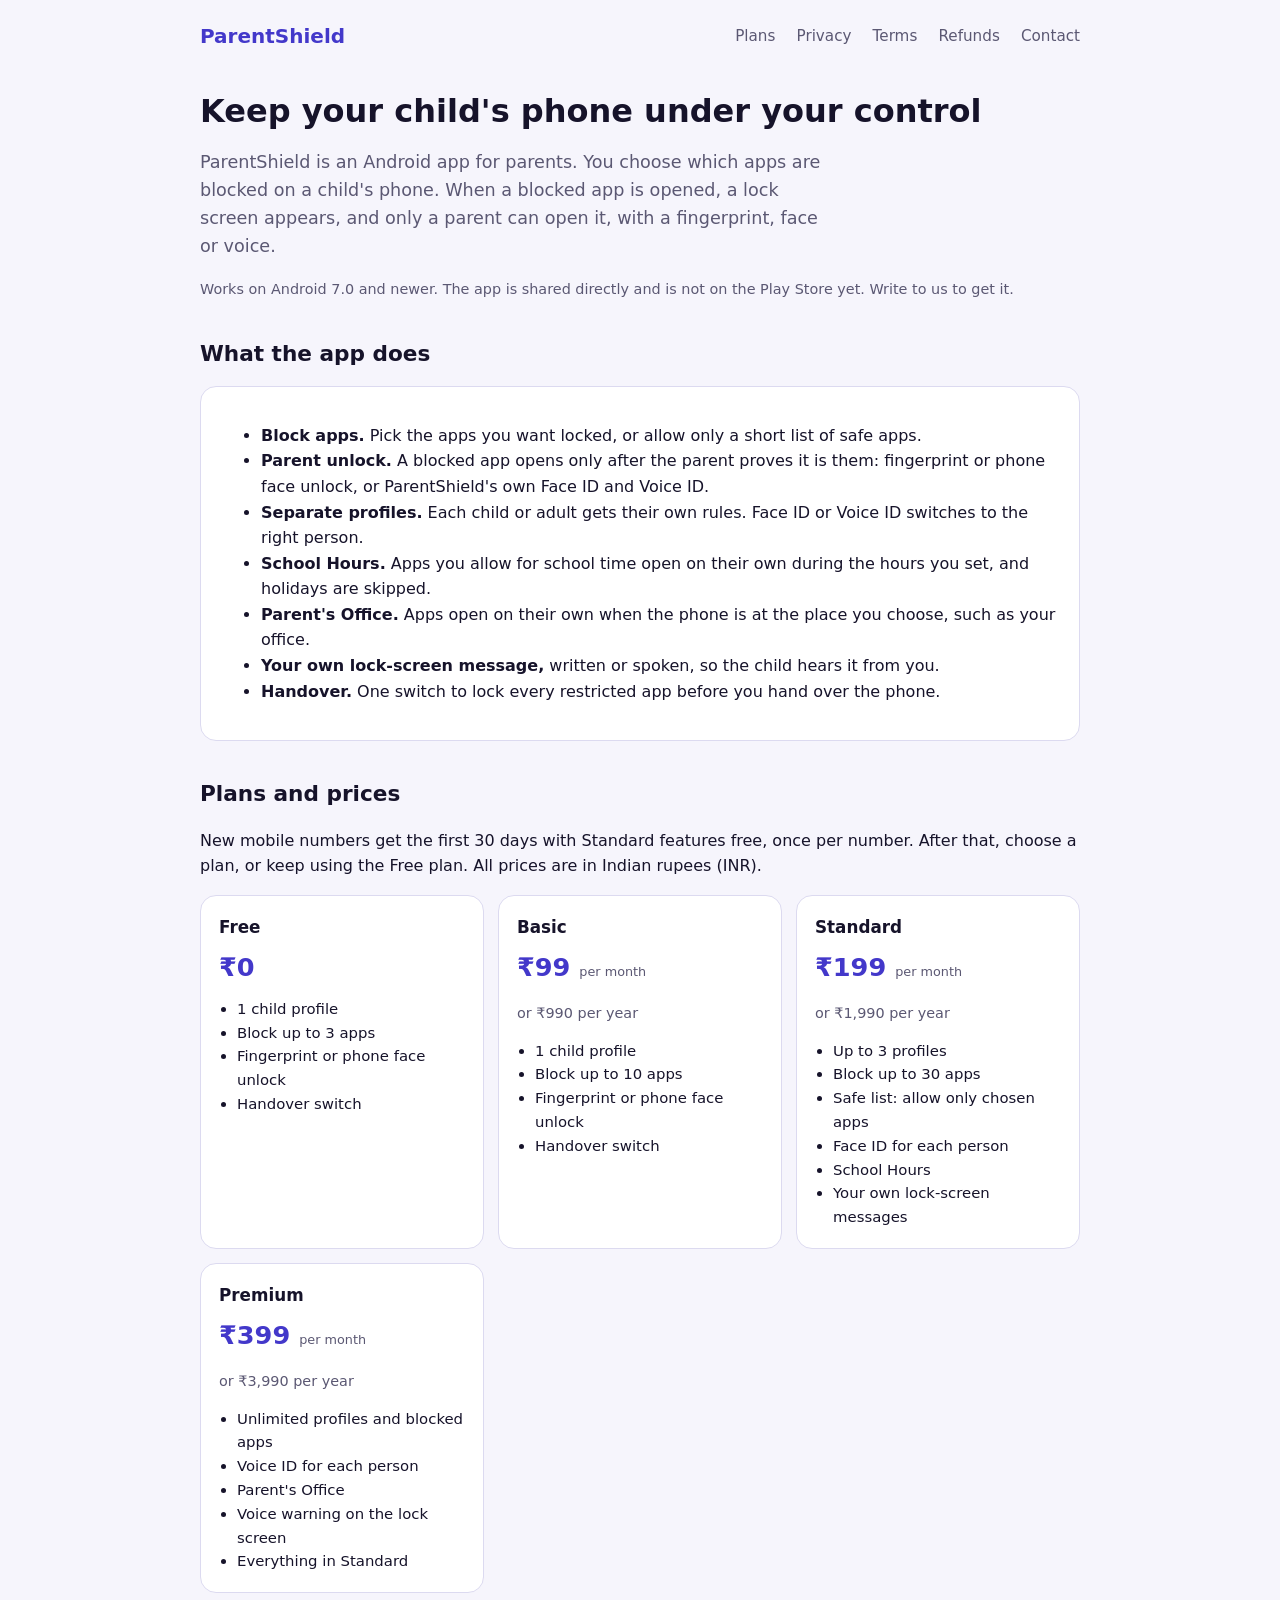
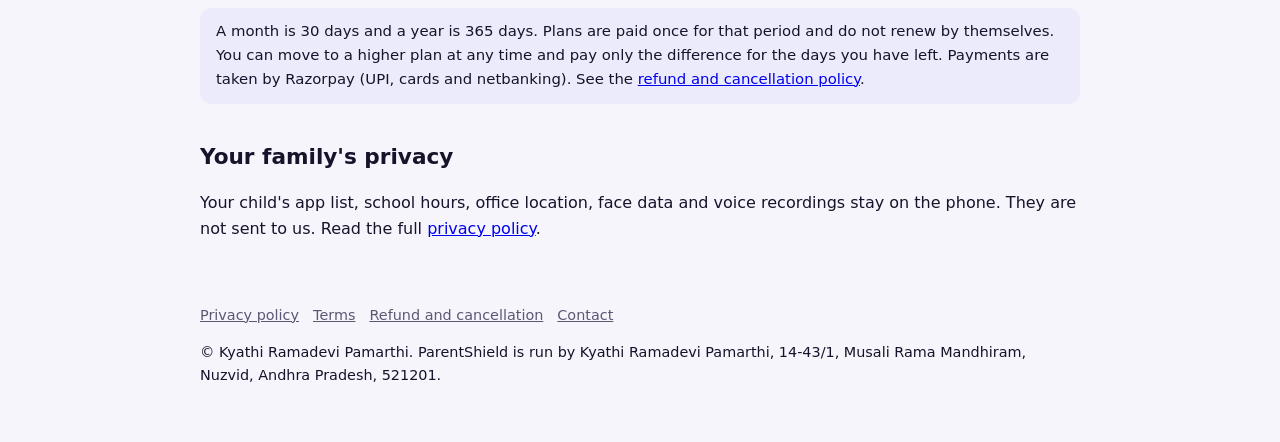
<file: index.html>
<!doctype html>
<html lang="en">
<head>
  <meta charset="utf-8">
  <meta name="viewport" content="width=device-width, initial-scale=1">
  <title>ParentShield: parental control app for Android</title>
  <meta name="description" content="ParentShield lets a parent block distracting apps on a child's Android phone and unlock them with fingerprint, face or voice.">
  <link rel="stylesheet" href="style.css">
</head>
<body>
<header>
  <a class="brand" href="index.html">ParentShield</a>
  <nav>
    <a href="index.html#plans">Plans</a>
    <a href="privacy.html">Privacy</a>
    <a href="terms.html">Terms</a>
    <a href="refund.html">Refunds</a>
    <a href="contact.html">Contact</a>
  </nav>
</header>

<main>
  <h1>Keep your child's phone under your control</h1>
  <p class="lead">ParentShield is an Android app for parents. You choose which apps are blocked on a child's phone. When a blocked app is opened, a lock screen appears, and only a parent can open it, with a fingerprint, face or voice.</p>
  
  <p class="updated">Works on Android 7.0 and newer. The app is shared directly and is not on the Play Store yet. Write to us to get it.</p>

  <h2>What the app does</h2>
  <div class="card">
    <ul>
      <li><strong>Block apps.</strong> Pick the apps you want locked, or allow only a short list of safe apps.</li>
      <li><strong>Parent unlock.</strong> A blocked app opens only after the parent proves it is them: fingerprint or phone face unlock, or ParentShield's own Face ID and Voice ID.</li>
      <li><strong>Separate profiles.</strong> Each child or adult gets their own rules. Face ID or Voice ID switches to the right person.</li>
      <li><strong>School Hours.</strong> Apps you allow for school time open on their own during the hours you set, and holidays are skipped.</li>
      <li><strong>Parent's Office.</strong> Apps open on their own when the phone is at the place you choose, such as your office.</li>
      <li><strong>Your own lock-screen message,</strong> written or spoken, so the child hears it from you.</li>
      <li><strong>Handover.</strong> One switch to lock every restricted app before you hand over the phone.</li>
    </ul>
  </div>

  <h2 id="plans">Plans and prices</h2>
  <p>New mobile numbers get the first 30 days with Standard features free, once per number. After that, choose a plan, or keep using the Free plan. All prices are in Indian rupees (INR).</p>
  <div class="plans">
    <div class="plan">
      <h3>Free</h3>
      <div class="price">&#8377;0</div>
      <ul>
        <li>1 child profile</li>
        <li>Block up to 3 apps</li>
        <li>Fingerprint or phone face unlock</li>
        <li>Handover switch</li>
      </ul>
    </div>
    <div class="plan">
      <h3>Basic</h3>
      <div class="price">&#8377;99 <small>per month</small></div>
      <p class="updated">or &#8377;990 per year</p>
      <ul>
        <li>1 child profile</li>
        <li>Block up to 10 apps</li>
        <li>Fingerprint or phone face unlock</li>
        <li>Handover switch</li>
      </ul>
    </div>
    <div class="plan">
      <h3>Standard</h3>
      <div class="price">&#8377;199 <small>per month</small></div>
      <p class="updated">or &#8377;1,990 per year</p>
      <ul>
        <li>Up to 3 profiles</li>
        <li>Block up to 30 apps</li>
        <li>Safe list: allow only chosen apps</li>
        <li>Face ID for each person</li>
        <li>School Hours</li>
        <li>Your own lock-screen messages</li>
      </ul>
    </div>
    <div class="plan">
      <h3>Premium</h3>
      <div class="price">&#8377;399 <small>per month</small></div>
      <p class="updated">or &#8377;3,990 per year</p>
      <ul>
        <li>Unlimited profiles and blocked apps</li>
        <li>Voice ID for each person</li>
        <li>Parent's Office</li>
        <li>Voice warning on the lock screen</li>
        <li>Everything in Standard</li>
      </ul>
    </div>
  </div>
  <p class="note">A month is 30 days and a year is 365 days. Plans are paid once for that period and do not renew by themselves. You can move to a higher plan at any time and pay only the difference for the days you have left. Payments are taken by Razorpay (UPI, cards and netbanking). See the <a href="refund.html">refund and cancellation policy</a>.</p>

  <h2>Your family's privacy</h2>
  <p>Your child's app list, school hours, office location, face data and voice recordings stay on the phone. They are not sent to us. Read the full <a href="privacy.html">privacy policy</a>.</p>
</main>

<footer>
  <p><a href="privacy.html">Privacy policy</a><a href="terms.html">Terms</a><a href="refund.html">Refund and cancellation</a><a href="contact.html">Contact</a></p>
  <p>&copy; Kyathi Ramadevi Pamarthi. ParentShield is run by Kyathi Ramadevi Pamarthi, 14-43/1, Musali Rama Mandhiram, Nuzvid, Andhra Pradesh, 521201.</p>
</footer>
</body>
</html>
</file>
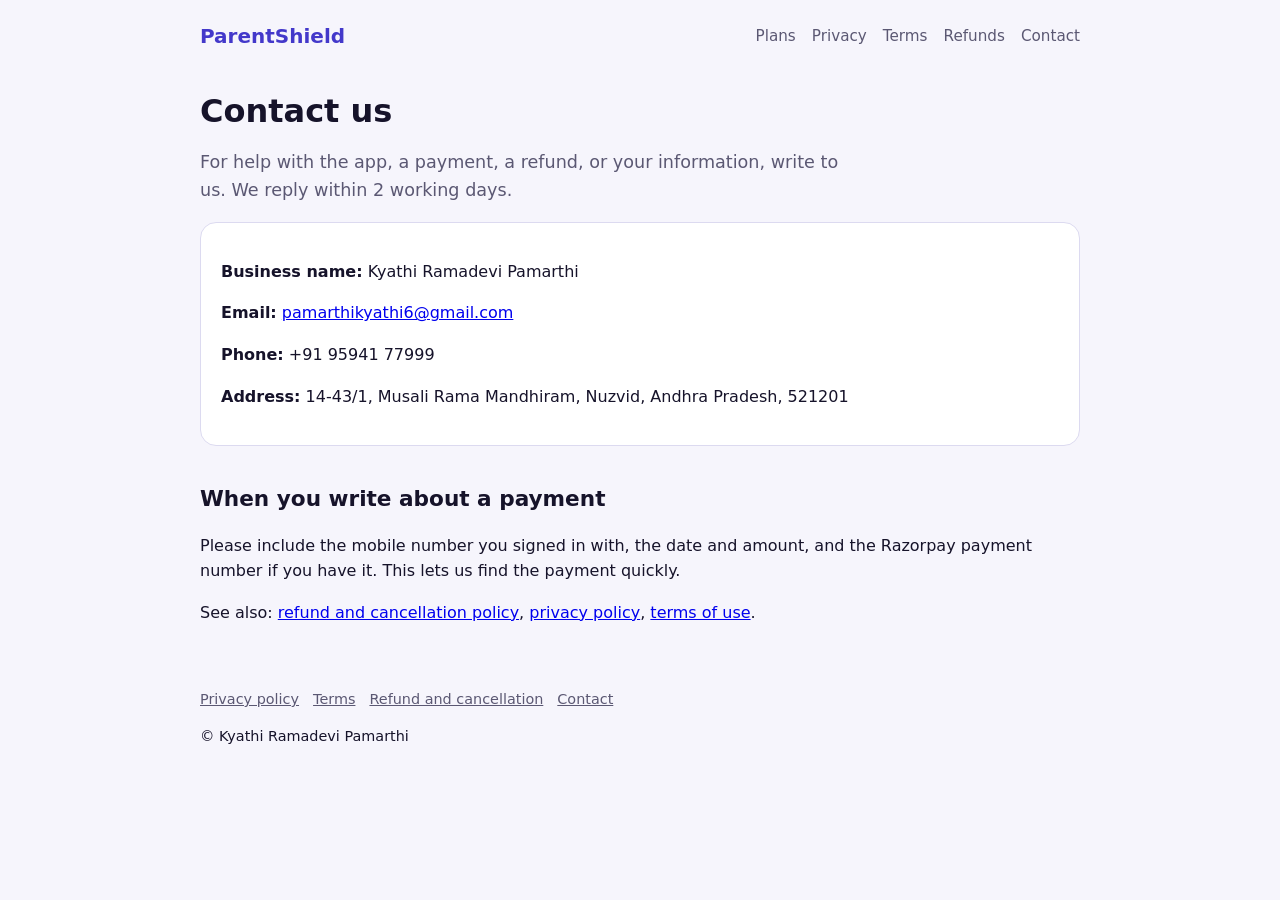
<file: contact.html>
<!doctype html>
<html lang="en">
<head>
  <meta charset="utf-8">
  <meta name="viewport" content="width=device-width, initial-scale=1">
  <title>Contact: ParentShield</title>
  <link rel="stylesheet" href="style.css">
</head>
<body>
<header>
  <a class="brand" href="index.html">ParentShield</a>
  <nav><a href="index.html#plans">Plans</a><a href="privacy.html">Privacy</a><a href="terms.html">Terms</a><a href="refund.html">Refunds</a><a href="contact.html">Contact</a></nav>
</header>

<main>
  <h1>Contact us</h1>
  <p class="lead">For help with the app, a payment, a refund, or your information, write to us. We reply within 2 working days.</p>

  <div class="card">
    <p><strong>Business name:</strong> Kyathi Ramadevi Pamarthi</p>
    <p><strong>Email:</strong> <a href="mailto:pamarthikyathi6@gmail.com">pamarthikyathi6@gmail.com</a></p>
    <p><strong>Phone:</strong> +91 95941 77999</p>
    <p><strong>Address:</strong> 14-43/1, Musali Rama Mandhiram, Nuzvid, Andhra Pradesh, 521201</p>
  </div>

  <h2>When you write about a payment</h2>
  <p>Please include the mobile number you signed in with, the date and amount, and the Razorpay payment number if you have it. This lets us find the payment quickly.</p>

  <p>See also: <a href="refund.html">refund and cancellation policy</a>, <a href="privacy.html">privacy policy</a>, <a href="terms.html">terms of use</a>.</p>
</main>

<footer>
  <p><a href="privacy.html">Privacy policy</a><a href="terms.html">Terms</a><a href="refund.html">Refund and cancellation</a><a href="contact.html">Contact</a></p>
  <p>&copy; Kyathi Ramadevi Pamarthi</p>
</footer>
</body>
</html>
</file>
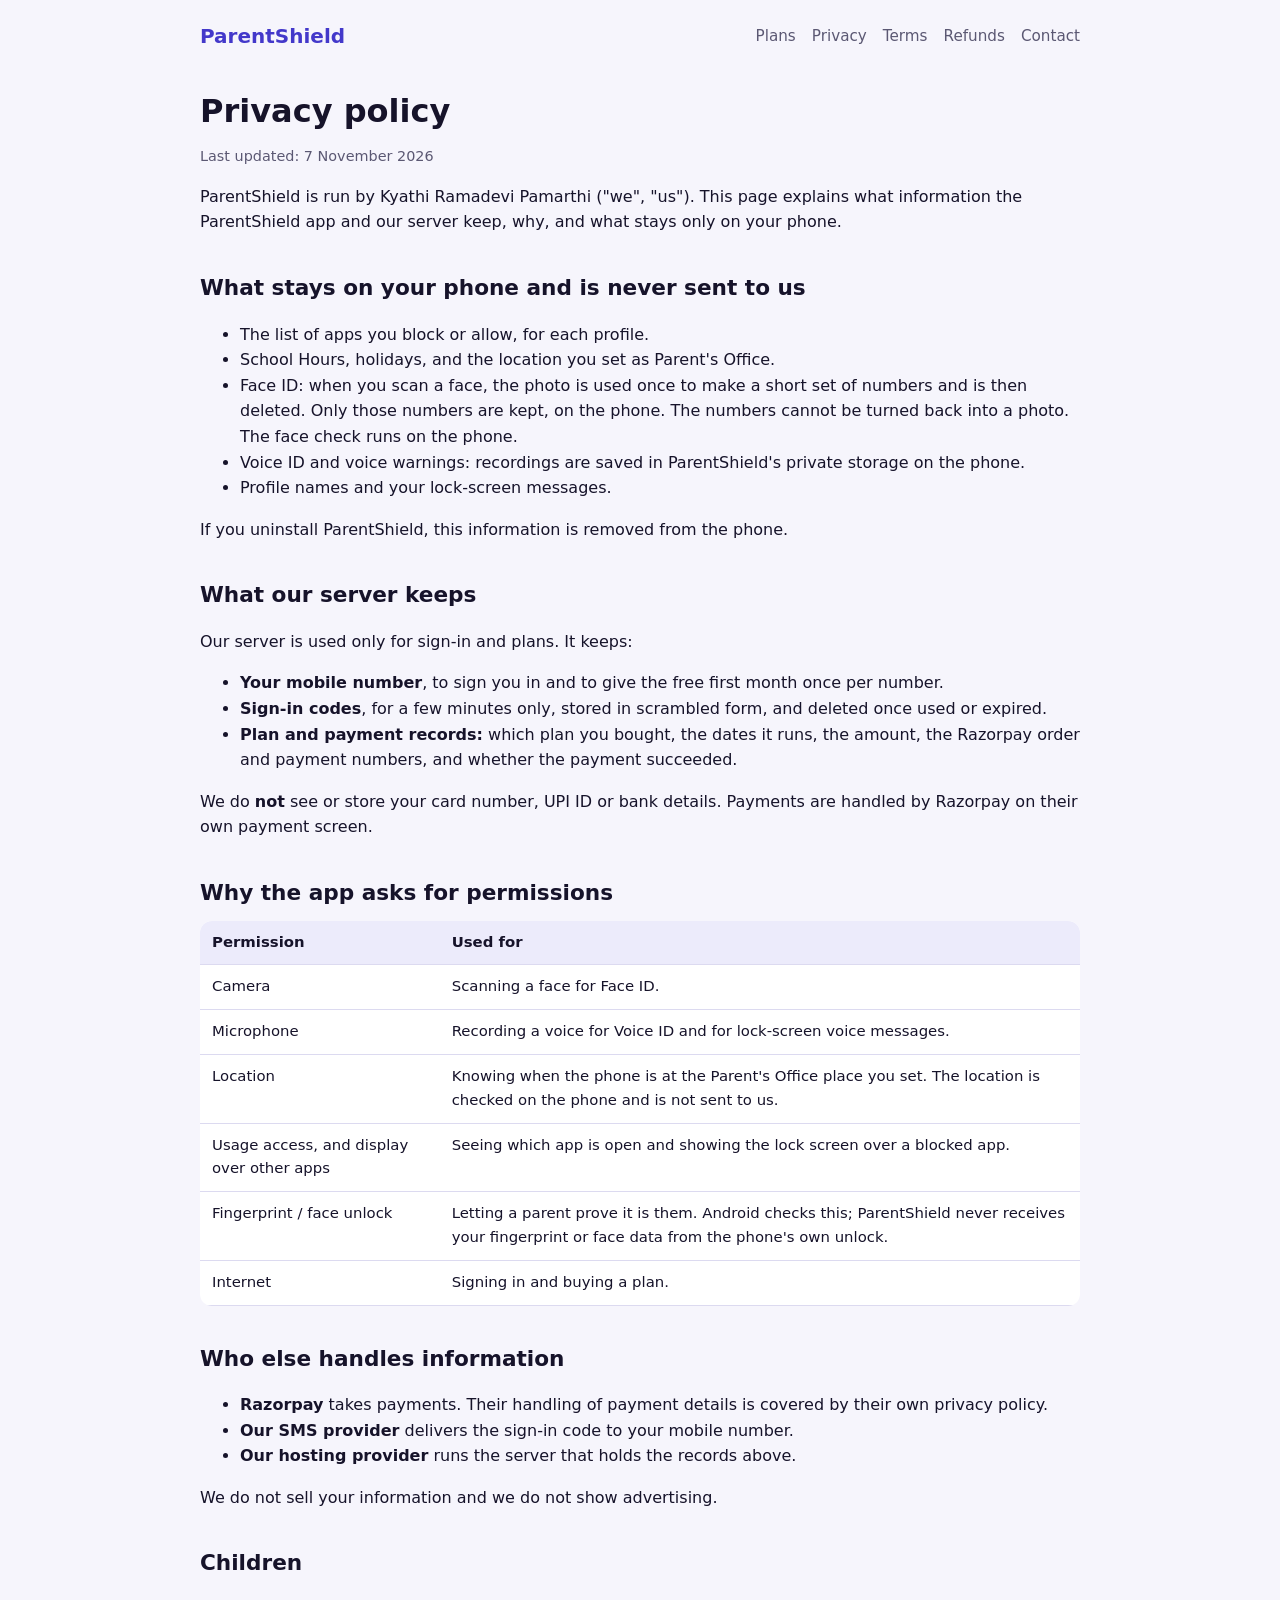
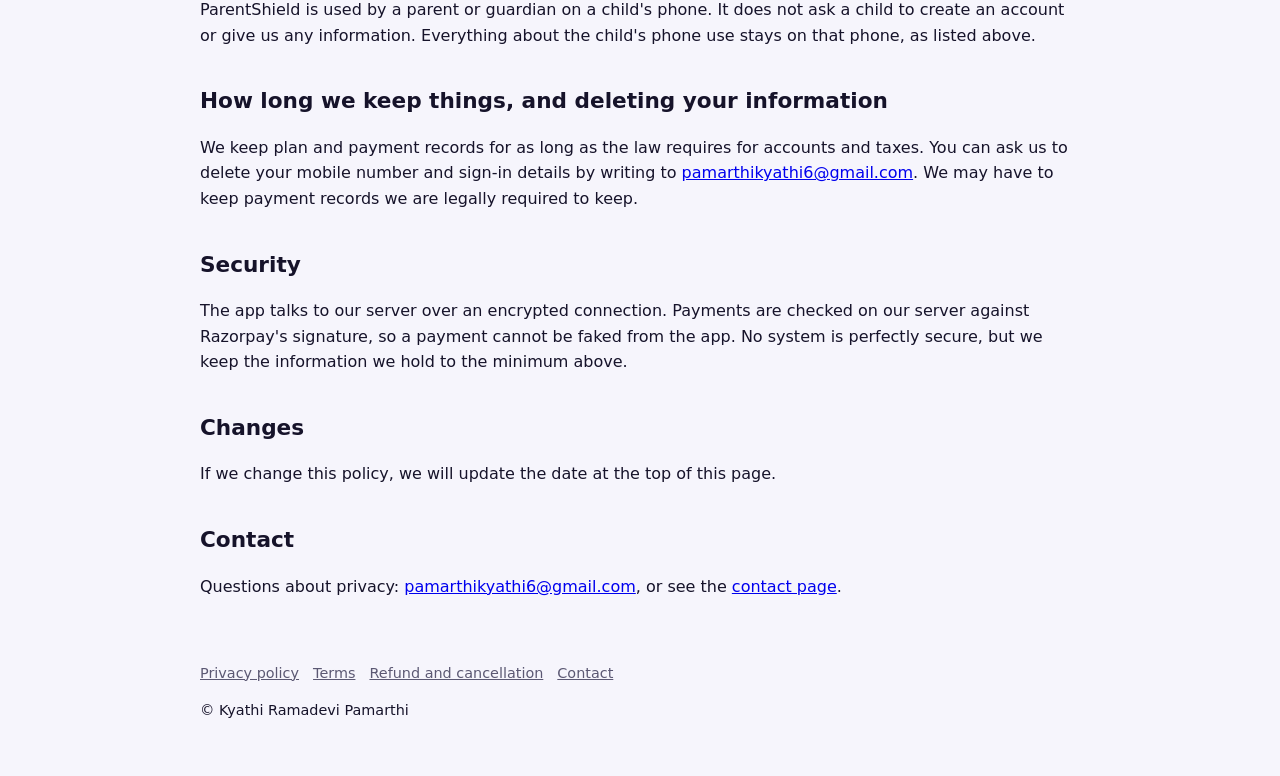
<file: privacy.html>
<!doctype html>
<html lang="en">
<head>
  <meta charset="utf-8">
  <meta name="viewport" content="width=device-width, initial-scale=1">
  <title>Privacy policy: ParentShield</title>
  <link rel="stylesheet" href="style.css">
</head>
<body>
<header>
  <a class="brand" href="index.html">ParentShield</a>
  <nav><a href="index.html#plans">Plans</a><a href="privacy.html">Privacy</a><a href="terms.html">Terms</a><a href="refund.html">Refunds</a><a href="contact.html">Contact</a></nav>
</header>

<main>
  <h1>Privacy policy</h1>
  <p class="updated">Last updated: 7 November 2026</p>
  <p>ParentShield is run by Kyathi Ramadevi Pamarthi ("we", "us"). This page explains what information the ParentShield app and our server keep, why, and what stays only on your phone.</p>

  <h2>What stays on your phone and is never sent to us</h2>
  <ul>
    <li>The list of apps you block or allow, for each profile.</li>
    <li>School Hours, holidays, and the location you set as Parent's Office.</li>
    <li>Face ID: when you scan a face, the photo is used once to make a short set of numbers and is then deleted. Only those numbers are kept, on the phone. The numbers cannot be turned back into a photo. The face check runs on the phone.</li>
    <li>Voice ID and voice warnings: recordings are saved in ParentShield's private storage on the phone.</li>
    <li>Profile names and your lock-screen messages.</li>
  </ul>
  <p>If you uninstall ParentShield, this information is removed from the phone.</p>

  <h2>What our server keeps</h2>
  <p>Our server is used only for sign-in and plans. It keeps:</p>
  <ul>
    <li><strong>Your mobile number</strong>, to sign you in and to give the free first month once per number.</li>
    <li><strong>Sign-in codes</strong>, for a few minutes only, stored in scrambled form, and deleted once used or expired.</li>
    <li><strong>Plan and payment records:</strong> which plan you bought, the dates it runs, the amount, the Razorpay order and payment numbers, and whether the payment succeeded.</li>
  </ul>
  <p>We do <strong>not</strong> see or store your card number, UPI ID or bank details. Payments are handled by Razorpay on their own payment screen.</p>

  <h2>Why the app asks for permissions</h2>
  <table>
    <tr><th>Permission</th><th>Used for</th></tr>
    <tr><td>Camera</td><td>Scanning a face for Face ID.</td></tr>
    <tr><td>Microphone</td><td>Recording a voice for Voice ID and for lock-screen voice messages.</td></tr>
    <tr><td>Location</td><td>Knowing when the phone is at the Parent's Office place you set. The location is checked on the phone and is not sent to us.</td></tr>
    <tr><td>Usage access, and display over other apps</td><td>Seeing which app is open and showing the lock screen over a blocked app.</td></tr>
    <tr><td>Fingerprint / face unlock</td><td>Letting a parent prove it is them. Android checks this; ParentShield never receives your fingerprint or face data from the phone's own unlock.</td></tr>
    <tr><td>Internet</td><td>Signing in and buying a plan.</td></tr>
  </table>

  <h2>Who else handles information</h2>
  <ul>
    <li><strong>Razorpay</strong> takes payments. Their handling of payment details is covered by their own privacy policy.</li>
    <li><strong>Our SMS provider</strong> delivers the sign-in code to your mobile number.</li>
    <li><strong>Our hosting provider</strong> runs the server that holds the records above.</li>
  </ul>
  <p>We do not sell your information and we do not show advertising.</p>

  <h2>Children</h2>
  <p>ParentShield is used by a parent or guardian on a child's phone. It does not ask a child to create an account or give us any information. Everything about the child's phone use stays on that phone, as listed above.</p>

  <h2>How long we keep things, and deleting your information</h2>
  <p>We keep plan and payment records for as long as the law requires for accounts and taxes. You can ask us to delete your mobile number and sign-in details by writing to <a href="mailto:pamarthikyathi6@gmail.com">pamarthikyathi6@gmail.com</a>. We may have to keep payment records we are legally required to keep.</p>

  <h2>Security</h2>
  <p>The app talks to our server over an encrypted connection. Payments are checked on our server against Razorpay's signature, so a payment cannot be faked from the app. No system is perfectly secure, but we keep the information we hold to the minimum above.</p>

  <h2>Changes</h2>
  <p>If we change this policy, we will update the date at the top of this page.</p>

  <h2>Contact</h2>
  <p>Questions about privacy: <a href="mailto:pamarthikyathi6@gmail.com">pamarthikyathi6@gmail.com</a>, or see the <a href="contact.html">contact page</a>.</p>
</main>

<footer>
  <p><a href="privacy.html">Privacy policy</a><a href="terms.html">Terms</a><a href="refund.html">Refund and cancellation</a><a href="contact.html">Contact</a></p>
  <p>&copy; Kyathi Ramadevi Pamarthi</p>
</footer>
</body>
</html>
</file>
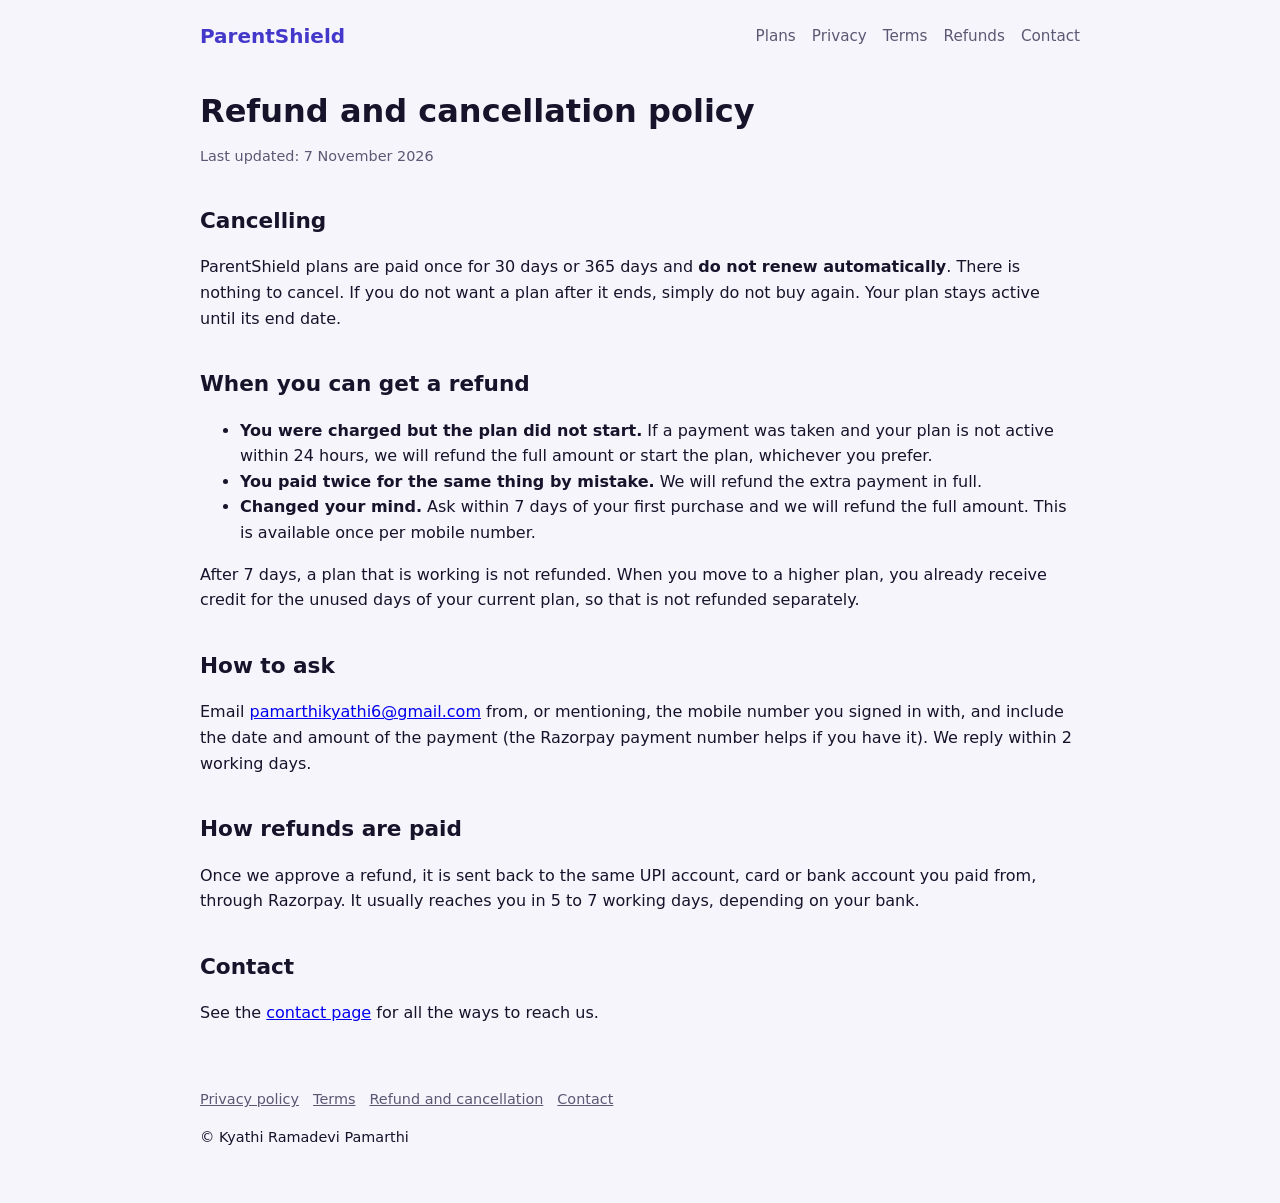
<file: refund.html>
<!doctype html>
<html lang="en">
<head>
  <meta charset="utf-8">
  <meta name="viewport" content="width=device-width, initial-scale=1">
  <title>Refund and cancellation policy: ParentShield</title>
  <link rel="stylesheet" href="style.css">
</head>
<body>
<header>
  <a class="brand" href="index.html">ParentShield</a>
  <nav><a href="index.html#plans">Plans</a><a href="privacy.html">Privacy</a><a href="terms.html">Terms</a><a href="refund.html">Refunds</a><a href="contact.html">Contact</a></nav>
</header>

<main>
  <h1>Refund and cancellation policy</h1>
  <p class="updated">Last updated: 7 November 2026</p>

  <h2>Cancelling</h2>
  <p>ParentShield plans are paid once for 30 days or 365 days and <strong>do not renew automatically</strong>. There is nothing to cancel. If you do not want a plan after it ends, simply do not buy again. Your plan stays active until its end date.</p>

  <h2>When you can get a refund</h2>
  <ul>
    <li><strong>You were charged but the plan did not start.</strong> If a payment was taken and your plan is not active within 24 hours, we will refund the full amount or start the plan, whichever you prefer.</li>
    <li><strong>You paid twice for the same thing by mistake.</strong> We will refund the extra payment in full.</li>
    <li><strong>Changed your mind.</strong> Ask within 7 days of your first purchase and we will refund the full amount. This is available once per mobile number.</li>
  </ul>
  <p>After 7 days, a plan that is working is not refunded. When you move to a higher plan, you already receive credit for the unused days of your current plan, so that is not refunded separately.</p>

  <h2>How to ask</h2>
  <p>Email <a href="mailto:pamarthikyathi6@gmail.com">pamarthikyathi6@gmail.com</a> from, or mentioning, the mobile number you signed in with, and include the date and amount of the payment (the Razorpay payment number helps if you have it). We reply within 2 working days.</p>

  <h2>How refunds are paid</h2>
  <p>Once we approve a refund, it is sent back to the same UPI account, card or bank account you paid from, through Razorpay. It usually reaches you in 5 to 7 working days, depending on your bank.</p>

  <h2>Contact</h2>
  <p>See the <a href="contact.html">contact page</a> for all the ways to reach us.</p>
</main>

<footer>
  <p><a href="privacy.html">Privacy policy</a><a href="terms.html">Terms</a><a href="refund.html">Refund and cancellation</a><a href="contact.html">Contact</a></p>
  <p>&copy; Kyathi Ramadevi Pamarthi</p>
</footer>
</body>
</html>
</file>
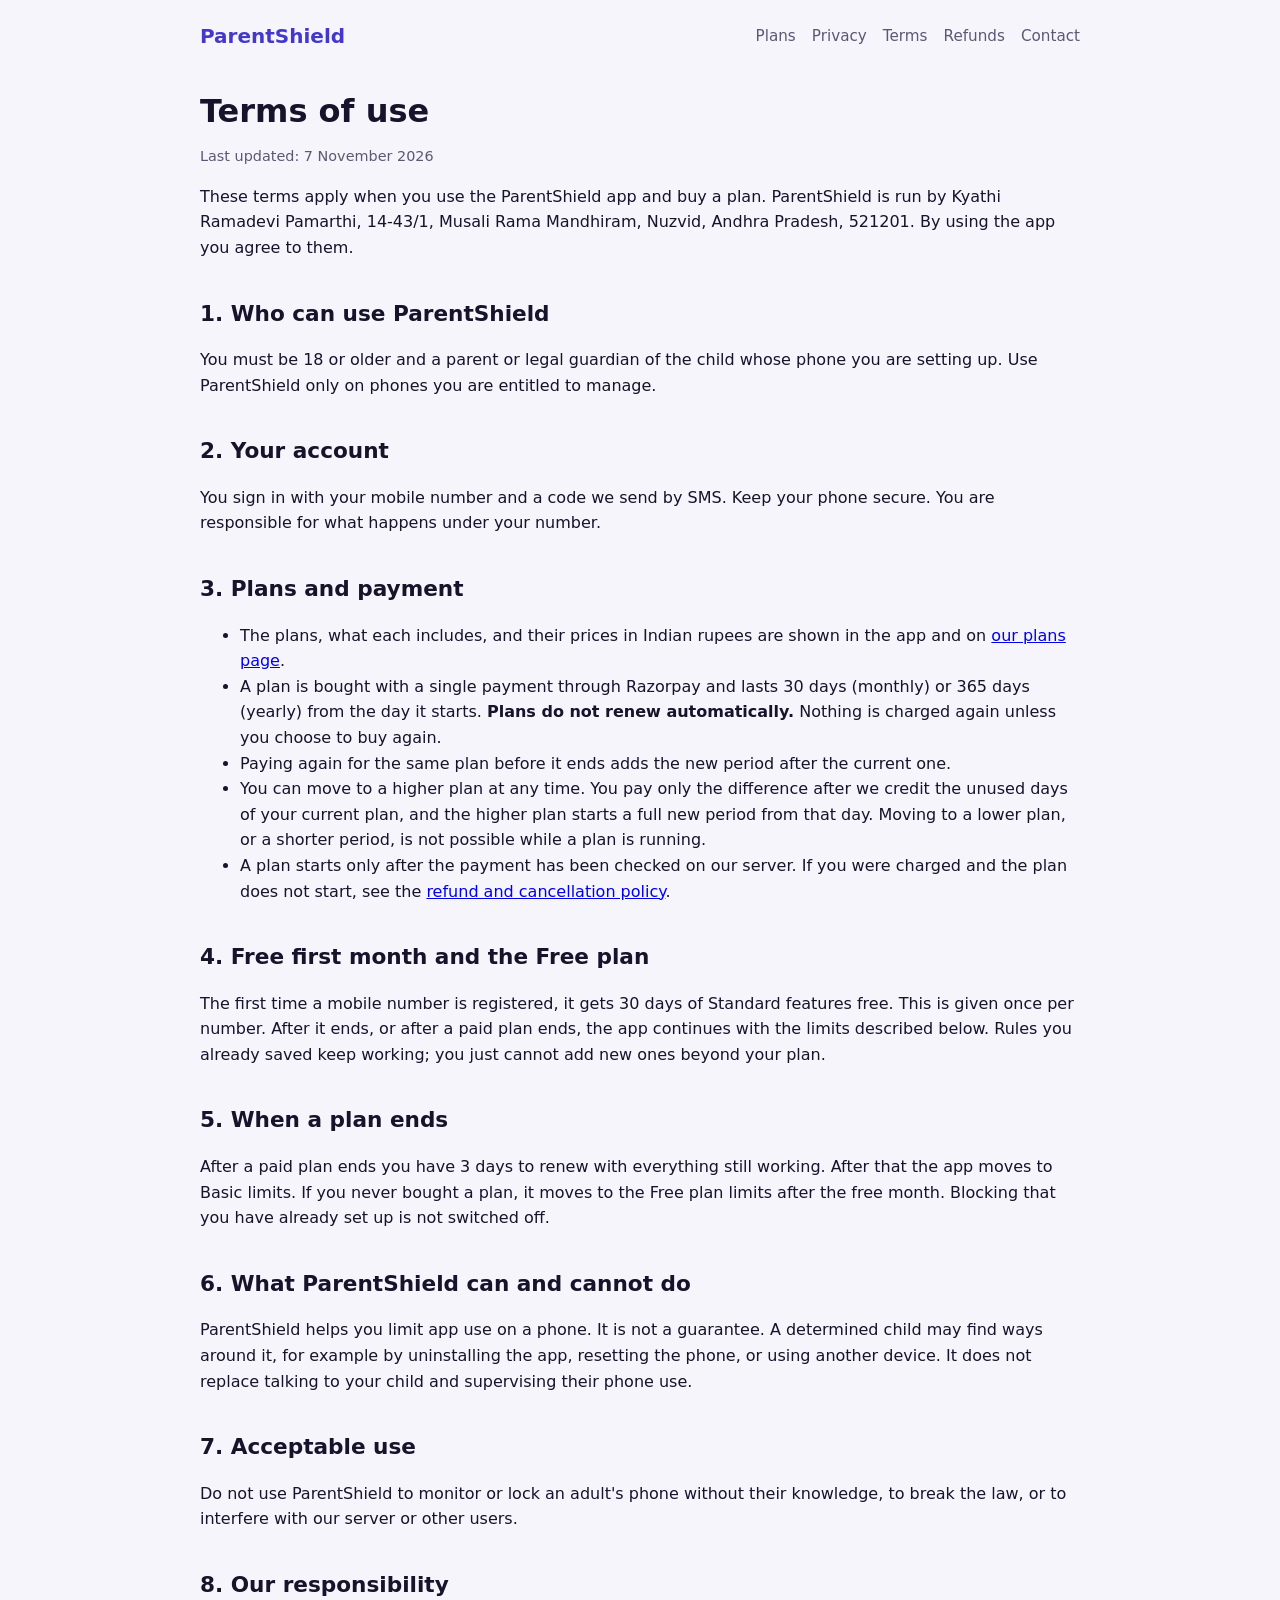
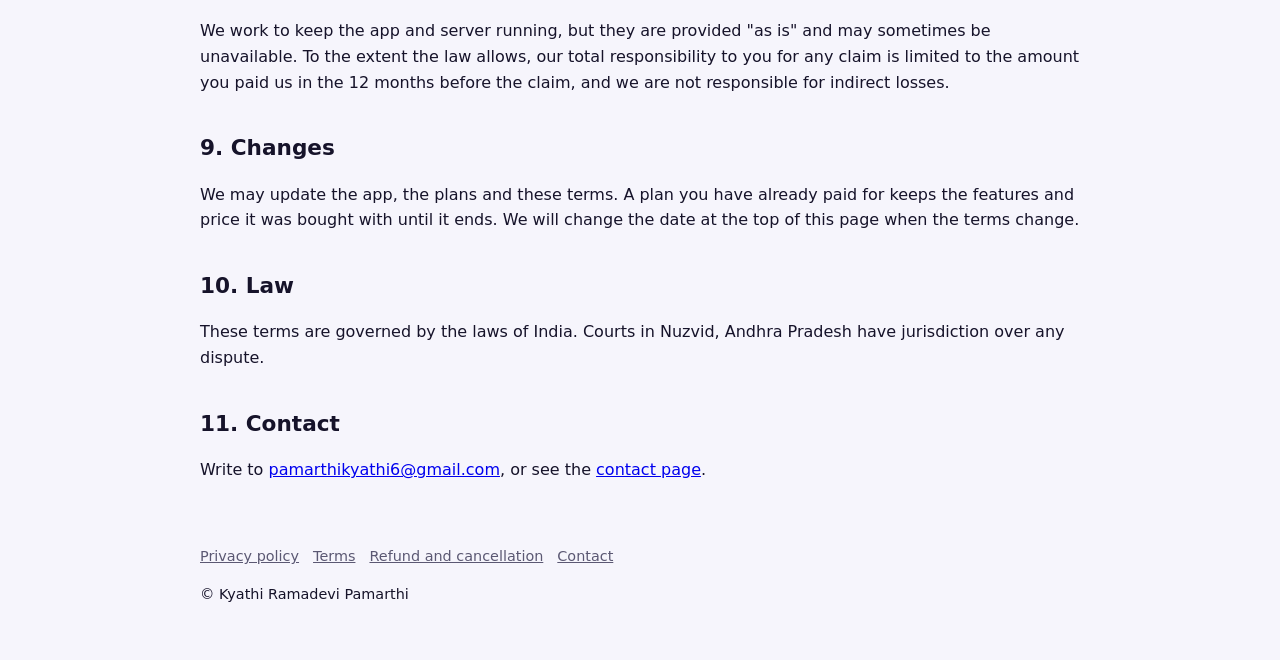
<file: terms.html>
<!doctype html>
<html lang="en">
<head>
  <meta charset="utf-8">
  <meta name="viewport" content="width=device-width, initial-scale=1">
  <title>Terms of use: ParentShield</title>
  <link rel="stylesheet" href="style.css">
</head>
<body>
<header>
  <a class="brand" href="index.html">ParentShield</a>
  <nav><a href="index.html#plans">Plans</a><a href="privacy.html">Privacy</a><a href="terms.html">Terms</a><a href="refund.html">Refunds</a><a href="contact.html">Contact</a></nav>
</header>

<main>
  <h1>Terms of use</h1>
  <p class="updated">Last updated: 7 November 2026</p>
  <p>These terms apply when you use the ParentShield app and buy a plan. ParentShield is run by Kyathi Ramadevi Pamarthi, 14-43/1, Musali Rama Mandhiram, Nuzvid, Andhra Pradesh, 521201. By using the app you agree to them.</p>

  <h2>1. Who can use ParentShield</h2>
  <p>You must be 18 or older and a parent or legal guardian of the child whose phone you are setting up. Use ParentShield only on phones you are entitled to manage.</p>

  <h2>2. Your account</h2>
  <p>You sign in with your mobile number and a code we send by SMS. Keep your phone secure. You are responsible for what happens under your number.</p>

  <h2>3. Plans and payment</h2>
  <ul>
    <li>The plans, what each includes, and their prices in Indian rupees are shown in the app and on <a href="index.html#plans">our plans page</a>.</li>
    <li>A plan is bought with a single payment through Razorpay and lasts 30 days (monthly) or 365 days (yearly) from the day it starts. <strong>Plans do not renew automatically.</strong> Nothing is charged again unless you choose to buy again.</li>
    <li>Paying again for the same plan before it ends adds the new period after the current one.</li>
    <li>You can move to a higher plan at any time. You pay only the difference after we credit the unused days of your current plan, and the higher plan starts a full new period from that day. Moving to a lower plan, or a shorter period, is not possible while a plan is running.</li>
    <li>A plan starts only after the payment has been checked on our server. If you were charged and the plan does not start, see the <a href="refund.html">refund and cancellation policy</a>.</li>
  </ul>

  <h2>4. Free first month and the Free plan</h2>
  <p>The first time a mobile number is registered, it gets 30 days of Standard features free. This is given once per number. After it ends, or after a paid plan ends, the app continues with the limits described below. Rules you already saved keep working; you just cannot add new ones beyond your plan.</p>

  <h2>5. When a plan ends</h2>
  <p>After a paid plan ends you have 3 days to renew with everything still working. After that the app moves to Basic limits. If you never bought a plan, it moves to the Free plan limits after the free month. Blocking that you have already set up is not switched off.</p>

  <h2>6. What ParentShield can and cannot do</h2>
  <p>ParentShield helps you limit app use on a phone. It is not a guarantee. A determined child may find ways around it, for example by uninstalling the app, resetting the phone, or using another device. It does not replace talking to your child and supervising their phone use.</p>

  <h2>7. Acceptable use</h2>
  <p>Do not use ParentShield to monitor or lock an adult's phone without their knowledge, to break the law, or to interfere with our server or other users.</p>

  <h2>8. Our responsibility</h2>
  <p>We work to keep the app and server running, but they are provided "as is" and may sometimes be unavailable. To the extent the law allows, our total responsibility to you for any claim is limited to the amount you paid us in the 12 months before the claim, and we are not responsible for indirect losses.</p>

  <h2>9. Changes</h2>
  <p>We may update the app, the plans and these terms. A plan you have already paid for keeps the features and price it was bought with until it ends. We will change the date at the top of this page when the terms change.</p>

  <h2>10. Law</h2>
  <p>These terms are governed by the laws of India. Courts in Nuzvid, Andhra Pradesh have jurisdiction over any dispute.</p>

  <h2>11. Contact</h2>
  <p>Write to <a href="mailto:pamarthikyathi6@gmail.com">pamarthikyathi6@gmail.com</a>, or see the <a href="contact.html">contact page</a>.</p>
</main>

<footer>
  <p><a href="privacy.html">Privacy policy</a><a href="terms.html">Terms</a><a href="refund.html">Refund and cancellation</a><a href="contact.html">Contact</a></p>
  <p>&copy; Kyathi Ramadevi Pamarthi</p>
</footer>
</body>
</html>
</file>
<file: style.css>
:root {
  --bg: #f6f5fc;
  --card: #ffffff;
  --text: #16132a;
  --muted: #5b5873;
  --accent: #4338ca;
  --accent-soft: #ecebfb;
  --line: #dcdaf0;
}
* { box-sizing: border-box; }
body {
  margin: 0;
  font-family: system-ui, -apple-system, "Segoe UI", Roboto, sans-serif;
  background: var(--bg);
  color: var(--text);
  line-height: 1.6;
}
header, main, footer { max-width: 920px; margin: 0 auto; padding: 0 20px; }
header { display: flex; flex-wrap: wrap; align-items: center; justify-content: space-between; gap: 12px; padding-top: 20px; padding-bottom: 12px; }
.brand { font-weight: 800; font-size: 1.25rem; color: var(--accent); text-decoration: none; }
nav a { margin-left: 16px; color: var(--muted); text-decoration: none; font-size: 0.95rem; }
nav a:hover { color: var(--accent); }
h1 { font-size: 2rem; line-height: 1.2; margin: 28px 0 8px; }
h2 { font-size: 1.35rem; margin: 36px 0 10px; }
h3 { font-size: 1.05rem; margin: 20px 0 6px; }
p, li { color: var(--text); }
.lead { font-size: 1.1rem; color: var(--muted); max-width: 640px; }
.card { background: var(--card); border: 1px solid var(--line); border-radius: 16px; padding: 20px; margin: 14px 0; }
.button { display: inline-block; background: var(--accent); color: #fff; text-decoration: none; padding: 12px 22px; border-radius: 12px; font-weight: 700; }
.plans { display: grid; grid-template-columns: repeat(auto-fit, minmax(210px, 1fr)); gap: 14px; margin-top: 14px; }
.plan { background: var(--card); border: 1px solid var(--line); border-radius: 16px; padding: 18px; }
.plan h3 { margin-top: 0; }
.price { font-size: 1.6rem; font-weight: 800; color: var(--accent); }
.price small { font-size: 0.8rem; font-weight: 500; color: var(--muted); }
.plan ul { padding-left: 18px; margin: 10px 0 0; font-size: 0.93rem; }
table { border-collapse: collapse; width: 100%; background: var(--card); border-radius: 12px; overflow: hidden; }
th, td { text-align: left; padding: 10px 12px; border-bottom: 1px solid var(--line); font-size: 0.93rem; vertical-align: top; }
th { background: var(--accent-soft); }
.note { background: var(--accent-soft); border-radius: 12px; padding: 12px 16px; font-size: 0.93rem; }
footer { padding-top: 32px; padding-bottom: 40px; color: var(--muted); font-size: 0.9rem; }
footer a { color: var(--muted); margin-right: 14px; }
.updated { color: var(--muted); font-size: 0.9rem; }
</file>
